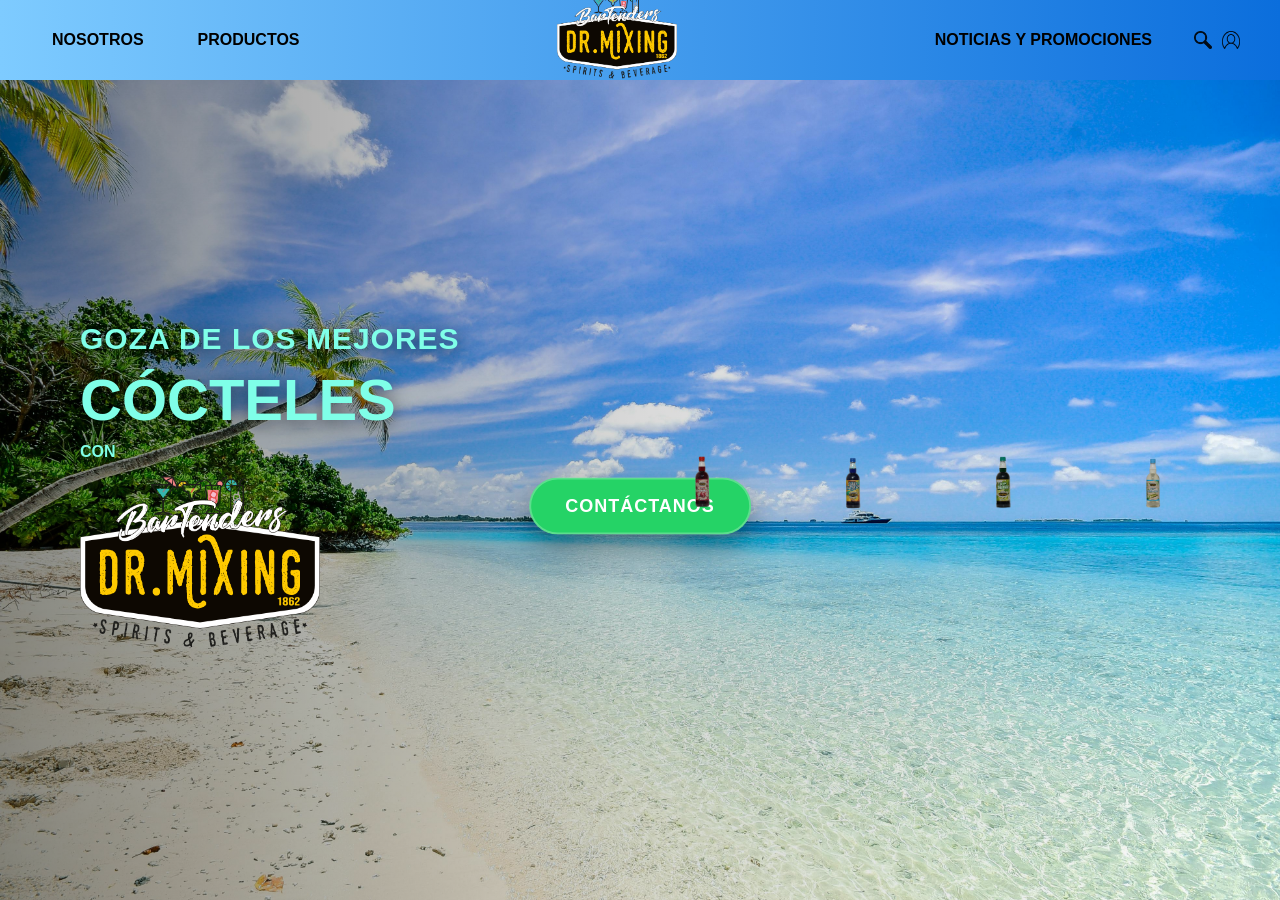
<file: index.html>
<!DOCTYPE html>
<html lang="es">
<head>
  <meta charset="UTF-8" />
  <meta name="viewport" content="width=device-width, initial-scale=1.0" />
  <title>Dr. Mixing</title>
  <link rel="stylesheet" href="./styles.css">
</head>
<!-- Google Tag Manager -->
<script>(function(w,d,s,l,i){w[l]=w[l]||[];w[l].push({'gtm.start':
new Date().getTime(),event:'gtm.js'});var f=d.getElementsByTagName(s)[0],
j=d.createElement(s),dl=l!='dataLayer'?'&l='+l:'';j.async=true;j.src=
'https://www.googletagmanager.com/gtm.js?id='+i+dl;f.parentNode.insertBefore(j,f);
})(window,document,'script','dataLayer','GTM-WPJ7Q5HN');</script>
<!-- End Google Tag Manager -->

<body>
<!-- Google Tag Manager (noscript) -->
<noscript><iframe src="https://www.googletagmanager.com/ns.html?id=GTM-WPJ7Q5HN"
height="0" width="0" style="display:none;visibility:hidden"></iframe></noscript>
<!-- End Google Tag Manager (noscript) -->
  <!-- NAVBAR -->
  <header class="navbar">
    <div class="nav-left">
      <a href="nosotros.html">NOSOTROS</a>
      <a href="productos.html">PRODUCTOS</a>
    </div>

    <div class="logo">
      <img src="./img/Mixing-logo.png" alt="Dr Mixing">
    </div>

    <div class="nav-right">
      <a href="#noticias">NOTICIAS Y PROMOCIONES</a>
      <div class="icons">
        <img src="./img/Lupa.png" class="icon" alt="Buscar">
        <img src="./img/Usuario-png.png" class="icon" alt="Usuario">
      </div>
    </div>
  </header>

  <!-- HERO -->
  <section class="hero" id="inicio">

    <div class="hero-text">
      <h2>GOZA DE LOS MEJORES</h2>
      <h1>CÓCTELES</h1>
      <p>CON</p>
      <img class="hero-logo" src="./img/Mixing-logo.png" alt="Logo grande">
    </div>

    <!-- BOTÓN CENTRADO (WhatsApp) -->
    <a
      class="cta-center"
      href="https://wa.me/51917308281"
      target="_blank"
      rel="noopener"
    >
      CONTÁCTANOS
    </a>

    <div class="hero-products">
      <img src="./img/Granadina.png" alt="Granadina">
      <img src="./img/Blue.png" alt="Blue">
      <img src="./img/Menta.png" alt="Menta">
      <img src="./img/Espumante.png" alt="Espumante">
    </div>

  </section>

</body>
</html>
</file>
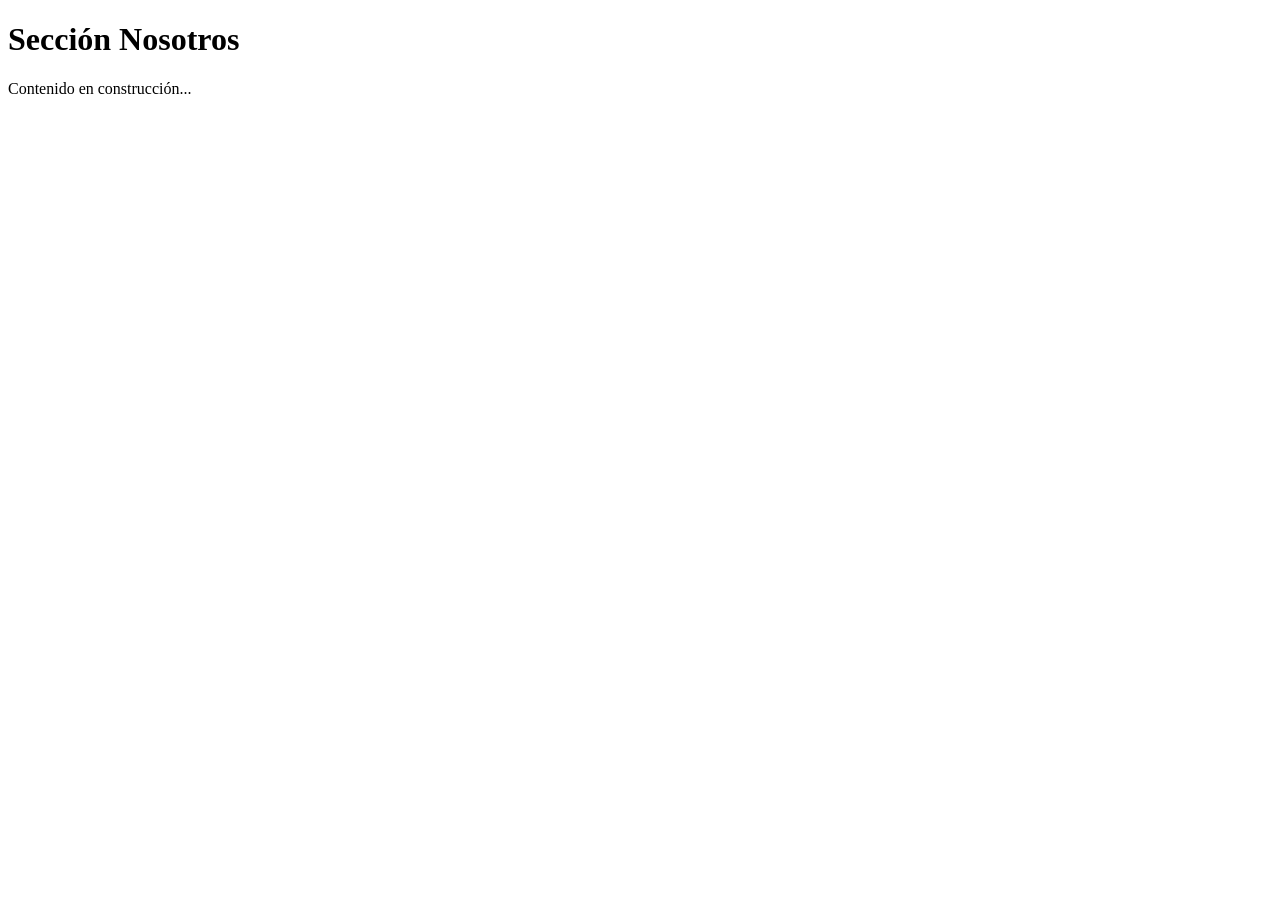
<file: nosotros.html>
<!DOCTYPE html>
<html lang="es">
<head>
    <meta charset="UTF-8">
    <meta name="viewport" content="width=device-width, initial-scale=1.0">
    <title>Nosotros | Dr. Mixing</title>
</head>
<body>
    <h1>Sección Nosotros</h1>
    <p>Contenido en construcción...</p>
</body>
</html>
</file>
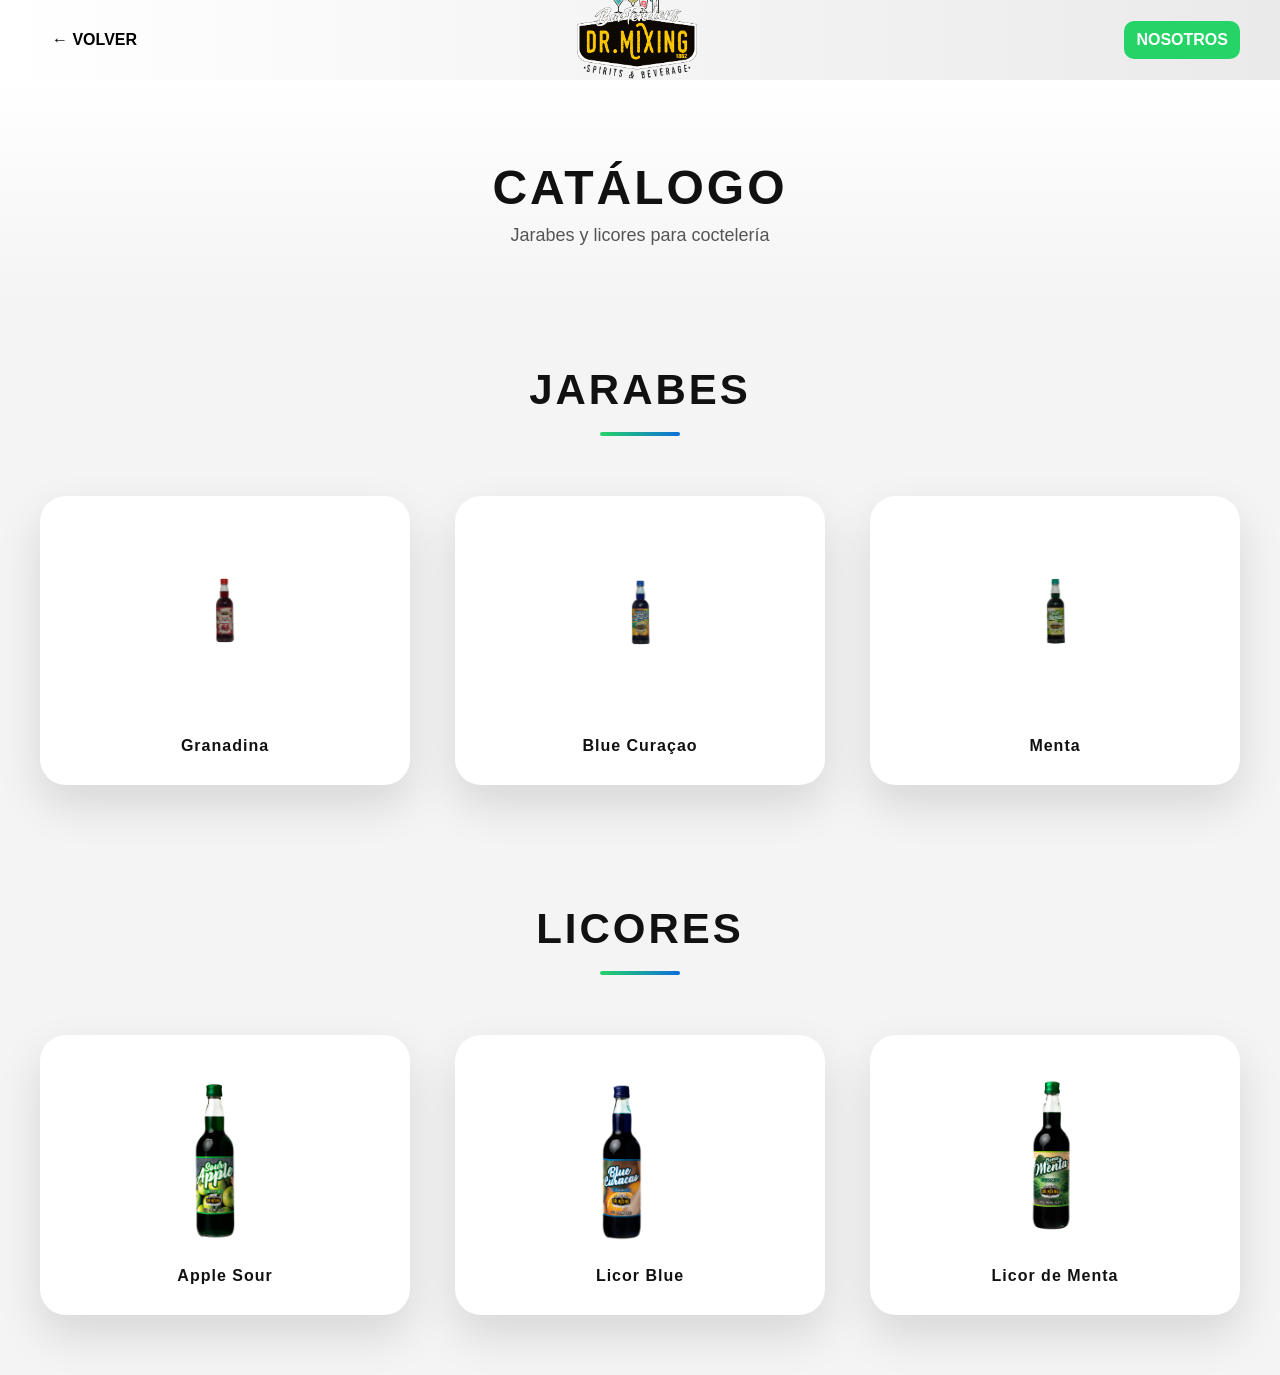
<file: productos.html>
<!DOCTYPE html>
<html lang="es">
<head>
  <!-- Google Tag Manager -->
<script>(function(w,d,s,l,i){w[l]=w[l]||[];w[l].push({'gtm.start':
new Date().getTime(),event:'gtm.js'});var f=d.getElementsByTagName(s)[0],
j=d.createElement(s),dl=l!='dataLayer'?'&l='+l:'';j.async=true;j.src=
'https://www.googletagmanager.com/gtm.js?id='+i+dl;f.parentNode.insertBefore(j,f);
})(window,document,'script','dataLayer','GTM-WPJ7Q5HN');</script>
<!-- End Google Tag Manager -->
  <meta charset="UTF-8">
  <meta name="viewport" content="width=device-width, initial-scale=1.0">
  <title>Productos | Dr. Mixing</title>
  <link rel="stylesheet" href="./styles.css">
</head>

<body class="productos-body">
<!-- Google Tag Manager (noscript) -->
<noscript><iframe src="https://www.googletagmanager.com/ns.html?id=GTM-WPJ7Q5HN"
height="0" width="0" style="display:none;visibility:hidden"></iframe></noscript>
<!-- End Google Tag Manager (noscript) -->
  <!-- NAVBAR (misma marca, pero con botón volver) -->
  <header class="navbar productos-nav">
    <div class="nav-left">
      <a href="index.html">← VOLVER</a>
    </div>

    <div class="logo">
      <img src="./img/Mixing-logo.png" alt="Dr Mixing">
    </div>

    <div class="nav-right">
      <a
        class="nav-cta"
        href="https://wa.me/51917308281"
        target="_blank"
        rel="noopener"
      >
        NOSOTROS
      </a>
    </div>
  </header>

  <!-- HERO PRODUCTOS -->
  <section class="productos-hero">
    <h1>CATÁLOGO</h1>
    <p>Jarabes y licores para coctelería</p>
  </section>

  <!-- JARABES -->
  <section class="categoria">
    <h2>JARABES</h2>

    <div class="grid-productos">
      <div class="producto-card">
        <img src="./img/Granadina.png" alt="Granadina">
        <p>Granadina</p>
      </div>

      <div class="producto-card">
        <img src="./img/Blue.png" alt="Blue Curaçao">
        <p>Blue Curaçao</p>
      </div>

      <div class="producto-card">
        <img src="./img/Menta.png" alt="Menta">
        <p>Menta</p>
      </div>
    </div>
  </section>

  <!-- LICORES -->
  <section class="categoria">
    <h2>LICORES</h2>

    <div class="grid-productos">
      <div class="producto-card">
        <img src="./img/Licor-apple-sour.png" alt="Apple Sour">
        <p>Apple Sour</p>
      </div>

      <div class="producto-card">
        <img src="./img/Licor-blue.png" alt="Licor Blue">
        <p>Licor Blue</p>
      </div>

      <div class="producto-card">
        <img src="./img/Licor-menta.png" alt="Licor de Menta">
        <p>Licor de Menta</p>
      </div>
    </div>
  </section>

</body>
</html>
</file>
<file: styles.css>
*{
  margin: 0;
  padding: 0;
  box-sizing: border-box;
  font-family: Arial, sans-serif;
}

body{
  background: #000;
}

/* NAVBAR */
.navbar{
  height: 80px;
  display: flex;
  align-items: center;
  justify-content: space-between;
  padding: 0 40px;
  background: linear-gradient(to right, #7ecbff, #0b6edc);
}

.nav-left,
.nav-right{
  display: flex;
  align-items: center;
  gap: 30px;
}

.navbar a{
  color: #000;
  text-decoration: none;
  font-weight: 800;
  padding: 10px 12px;
  border-radius: 10px;
  transition: background .2s ease, color .2s ease, transform .2s ease;
}

.navbar a:hover{
  background: rgba(255,255,255,0.30);
  color: #0b2a4a;
  transform: translateY(-1px);
}

.logo img{
  width: 120px;
}

.icons{
  display: flex;
  gap: 10px;
  align-items: center;
}

.icon{
  width: 18px;
  height: 18px;
  cursor: pointer;
  transition: transform .2s ease, filter .2s ease, opacity .2s ease;
  opacity: .9;
}

.icon:hover{
  transform: scale(1.15);
  opacity: 1;
  filter: drop-shadow(0 6px 10px rgba(0,0,0,0.35));
}

/* HERO HOME */
.hero{
  position: relative;
  height: calc(100vh - 80px);
  background: url("./img/Imagen-playa.jpg") no-repeat center center;
  background-size: cover;
  display: flex;
  align-items: center;
  justify-content: space-between;
  padding: 0 80px;
}

/* overlay suave para que el texto se lea */
.hero::before{
  content:"";
  position:absolute;
  inset:0;
  background: linear-gradient(
    to right,
    rgba(0,0,0,0.45),
    rgba(0,0,0,0.15),
    rgba(0,0,0,0.00)
  );
  pointer-events:none;
}

.hero-text,
.hero-products,
.cta-center{
  position: relative;
  z-index: 2;
}

.hero-text{
  color: #7fffe8;
  max-width: 420px;
  text-shadow: 0 4px 18px rgba(0,0,0,0.55);
}

.hero-text h2{
  font-size: 30px;
  letter-spacing: 1px;
  font-weight: 800;
}

.hero-text h1{
  font-size: 58px;
  margin: 10px 0;
  font-weight: 900;
}

.hero-text p{
  font-weight: 800;
  margin-top: 10px;
}

.hero-logo{
  width: 240px;
  margin-top: 15px;
}

/* BOTÓN CENTRADO WHATSAPP */
.cta-center{
  position: absolute;
  left: 50%;
  top: 52%;
  transform: translate(-50%, -50%);
  text-decoration: none;
  text-transform: uppercase;

  padding: 16px 34px;
  border-radius: 999px;

  background: #25D366;
  color: #ffffff;
  font-weight: 900;
  letter-spacing: 1px;
  font-size: 18px;

  box-shadow: 0 14px 30px rgba(0,0,0,0.35);
  border: 2px solid rgba(255,255,255,0.25);

  transition: transform .25s ease, background .25s ease, box-shadow .25s ease;
}

.cta-center:hover{
  background: #1ebe5d;
  transform: translate(-50%, -50%) scale(1.06);
  box-shadow: 0 18px 40px rgba(0,0,0,0.42);
}

/* BOTELLAS HOME */
.hero-products{
  display: flex;
  gap: 55px;
  align-items: flex-end;
}

.hero-products img{
  width: 95px;
  cursor: pointer;
  transition: transform .25s ease;
}

.hero-products img:hover{
  transform: translateY(-15px) scale(1.05);
}

/* ==========================
   PÁGINA PRODUCTOS
========================== */

.productos-body{
  background: #f4f4f4;
}

/* Navbar diferente en productos */
.productos-nav{
  background: linear-gradient(to right, #ffffff, #eaeaea);
}

.nav-cta{
  background: #25D366;
  color: #fff !important;
  padding: 10px 22px;
  border-radius: 999px;
  text-decoration: none;
  font-weight: 900;
  transition: transform .2s ease, background .2s ease;
}

.nav-cta:hover{
  background: #1ebe5d;
  transform: scale(1.05);
}

/* Hero productos */
.productos-hero{
  text-align: center;
  padding: 80px 20px 60px;
  background: linear-gradient(180deg, #ffffff, #f4f4f4);
}

.productos-hero h1{
  font-size: 48px;
  font-weight: 900;
  letter-spacing: 3px;
  color: #111;
}

.productos-hero p{
  margin-top: 10px;
  font-size: 18px;
  color: #555;
}

/* Categorías */
.categoria{
  padding: 60px 40px;
}

.categoria h2{
  text-align: center;
  font-size: 42px;
  font-weight: 900;
  letter-spacing: 3px;
  margin-bottom: 60px;
  color: #111;
  position: relative;
}

.categoria h2::after{
  content: "";
  display: block;
  width: 80px;
  height: 4px;
  background: linear-gradient(to right, #25D366, #0b6edc);
  margin: 18px auto 0;
  border-radius: 5px;
}

/* Grid */
.grid-productos{
  display: grid;
  grid-template-columns: repeat(auto-fit, minmax(220px, 1fr));
  gap: 45px;
  max-width: 1200px;
  margin: 0 auto;
}

/* Cards */
.producto-card{
  background: #ffffff;
  border-radius: 26px;
  padding: 35px 20px 30px;
  text-align: center;
  box-shadow: 0 20px 45px rgba(0,0,0,0.12);
  transition: transform .35s ease, box-shadow .35s ease;
  cursor: pointer;
  position: relative;
  overflow: hidden;
}

.producto-card:hover{
  transform: translateY(-18px);
  box-shadow: 0 30px 70px rgba(0,0,0,0.20);
}

.producto-card img{
  width: 120px;
  height: auto;
  margin-bottom: 22px;
  transition: transform .35s ease;
}

.producto-card:hover img{
  transform: scale(1.12);
}

.producto-card p{
  font-size: 16px;
  font-weight: 900;
  letter-spacing: 1px;
  color: #111;
}

/* Responsive */
@media (max-width: 768px){
  .hero{
    padding: 0 25px;
  }

  .productos-hero h1{
    font-size: 36px;
  }

  .categoria h2{
    font-size: 30px;
  }
}
</file>
